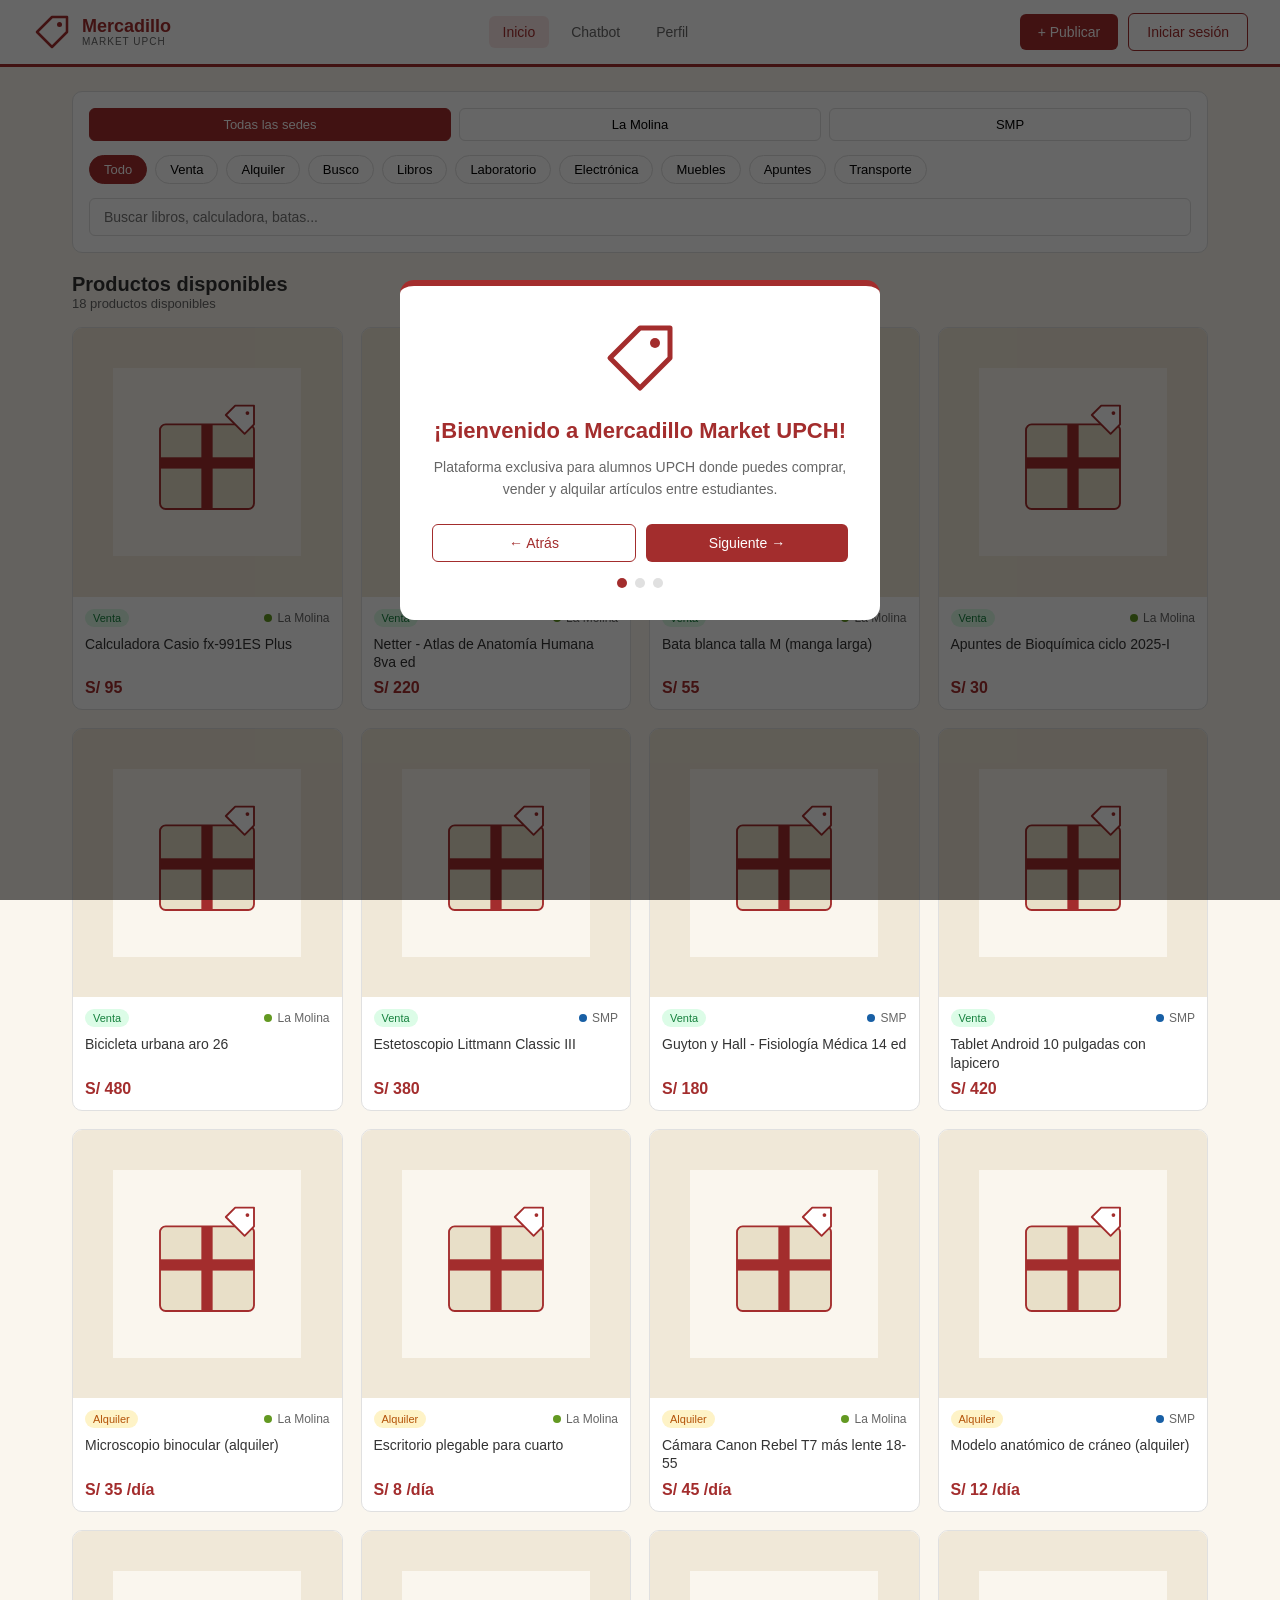
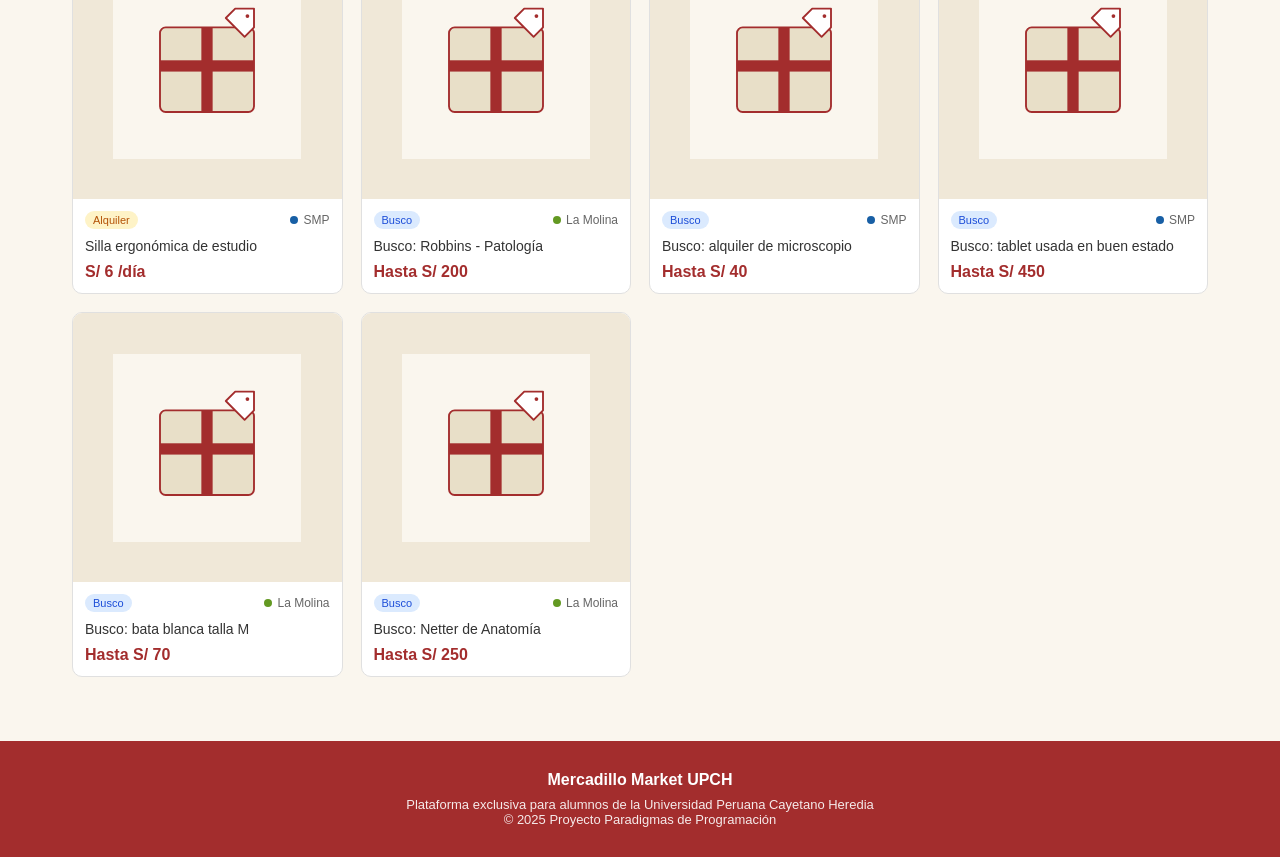
<file: index.html>
<!doctype html>
<html lang="es">
<head>
  <meta charset="UTF-8">
  <meta name="viewport" content="width=device-width, initial-scale=1">
  <title>Mercadillo Market UPCH</title>
  <link rel="stylesheet" href="css/styles.css">
</head>
<body>

  <!-- MODAL DE BIENVENIDA -->
  <div class="modal-fondo" id="modal-bienvenida">
    <div class="modal-bienvenida">
      <img src="images/logo.svg" alt="Logo Mercadillo">

      <!-- SLIDE 1 -->
      <div class="slide" id="slide-1">
        <h2>¡Bienvenido a Mercadillo Market UPCH!</h2>
        <p>
          Plataforma exclusiva para alumnos UPCH donde puedes comprar,
          vender y alquilar artículos entre estudiantes.
        </p>
      </div>

      <!-- SLIDE 2 -->
      <div class="slide" id="slide-2" style="display: none;">
        <h2>¿Cómo funciona?</h2>
        <p>
          Explora productos publicados por otros alumnos, filtra por sede
          y categoría, y contáctalos por WhatsApp para coordinar la entrega.
        </p>
      </div>

      <!-- SLIDE 3 -->
      <div class="slide" id="slide-3" style="display: none;">
        <h2>¡Empieza ahora!</h2>
        <p>
          Inicia sesión con tu correo @upch.pe y empieza a publicar o
          buscar lo que necesitas.
        </p>
      </div>

      <!-- BOTONES DEL MODAL -->
      <div class="modal-botones">
        <button class="boton boton-secundario" id="boton-atras" disabled>← Atrás</button>
        <button class="boton boton-principal" id="boton-siguiente">Siguiente →</button>
      </div>

      <!-- INDICADORES DE SLIDE -->
      <div class="indicadores">
        <div class="indicador activo" id="ind-1"></div>
        <div class="indicador" id="ind-2"></div>
        <div class="indicador" id="ind-3"></div>
      </div>
    </div>
  </div>

  <!-- CABECERA -->
  <header class="cabecera">
    <a href="index.html" class="logo">
      <img src="images/logo.svg" alt="Mercadillo Market">
      <div class="logo-texto">
        <span class="nombre">Mercadillo</span>
        <span class="sub">Market UPCH</span>
      </div>
    </a>

    <ul class="menu">
      <li><a href="index.html" class="activo">Inicio</a></li>
      <li><a href="chatbot.html">Chatbot</a></li>
      <li><a href="perfil.html">Perfil</a></li>
    </ul>

    <div class="cabecera-acciones">
      <a href="publicar.html" class="boton boton-principal">+ Publicar</a>
      <a href="login.html" class="boton boton-secundario" id="boton-sesion">Iniciar sesión</a>
    </div>
  </header>

  <!-- CONTENIDO PRINCIPAL -->
  <main class="contenedor">

    <!-- BARRA DE FILTROS -->
    <div class="barra-filtros">

      <!-- FILTRO POR SEDE -->
      <div class="filtro-sede">
        <button class="activo" data-sede="todas">Todas las sedes</button>
        <button data-sede="la_molina">La Molina</button>
        <button data-sede="smp">SMP</button>
      </div>

      <!-- FILTRO POR CATEGORÍA -->
      <div class="filtros-categoria">
        <button class="activo" data-categoria="todo">Todo</button>
        <button data-categoria="venta">Venta</button>
        <button data-categoria="alquiler">Alquiler</button>
        <button data-categoria="busco">Busco</button>
        <button data-categoria="libros">Libros</button>
        <button data-categoria="laboratorio">Laboratorio</button>
        <button data-categoria="electronica">Electrónica</button>
        <button data-categoria="muebles">Muebles</button>
        <button data-categoria="apuntes">Apuntes</button>
        <button data-categoria="transporte">Transporte</button>
      </div>

      <!-- BUSCADOR DE TEXTO -->
      <input type="text" class="buscador" id="buscador" placeholder="Buscar libros, calculadora, batas...">
    </div>

    <!-- TÍTULO DE SECCIÓN -->
    <div class="titulo-seccion">
      <div>
        <h2>Productos disponibles</h2>
        <p id="contador-productos">Cargando productos...</p>
      </div>
    </div>

    <!-- LISTA DE PRODUCTOS (se llena desde feed.js) -->
    <div class="grid-productos" id="lista-productos"></div>

  </main>

  <!-- PIE DE PÁGINA -->
  <footer class="pie-pagina">
    <h3>Mercadillo Market UPCH</h3>
    <p>Plataforma exclusiva para alumnos de la Universidad Peruana Cayetano Heredia</p>
    <p>&copy; 2025 Proyecto Paradigmas de Programación</p>
  </footer>

  <!-- SCRIPTS -->
  <script src="js/data.js"></script>
  <script src="js/comun.js"></script>
  <script src="js/feed.js"></script>

</body>
</html>
</file>
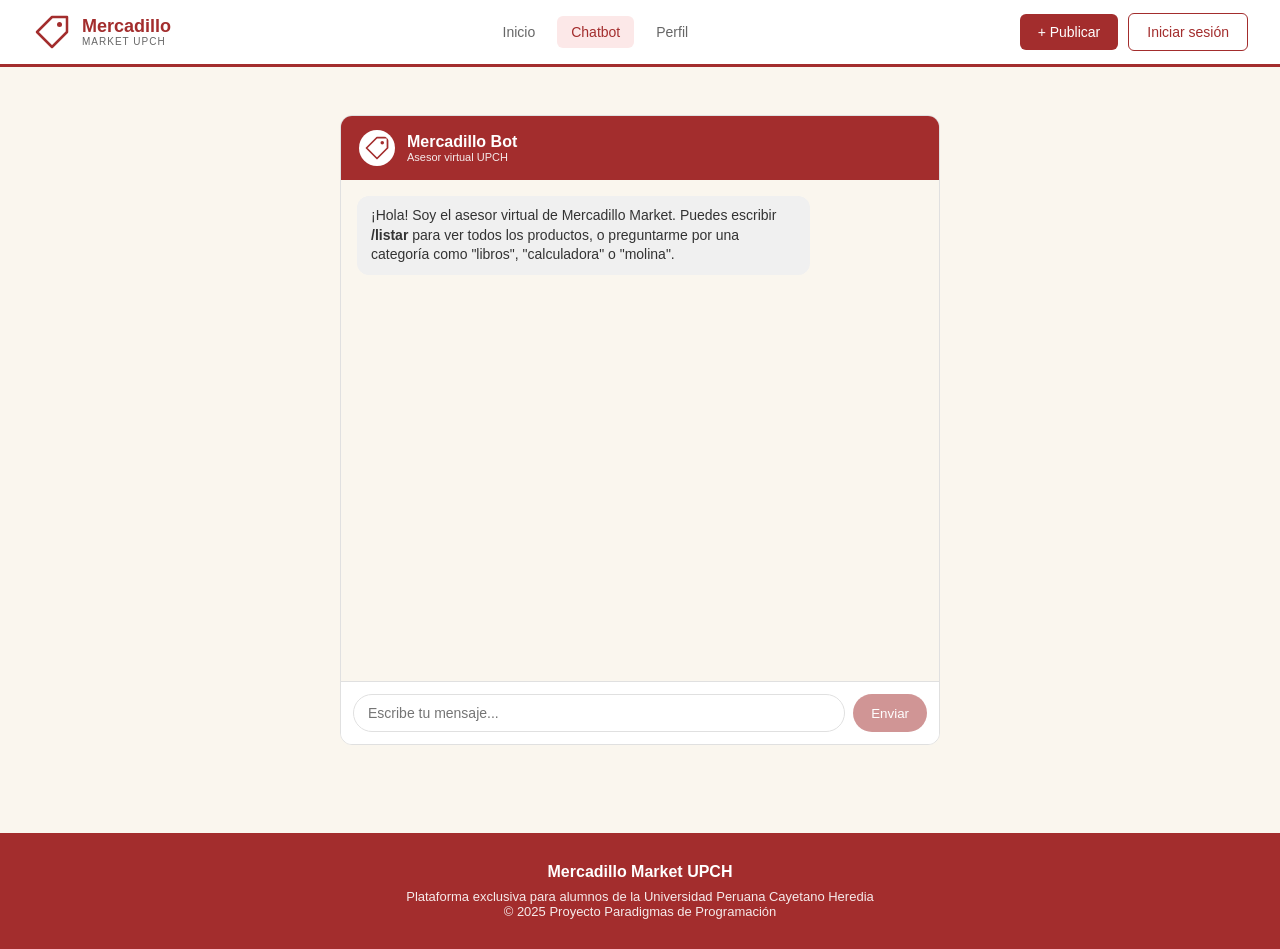
<file: chatbot.html>
<!doctype html>
<html lang="es">
<head>
  <meta charset="UTF-8">
  <meta name="viewport" content="width=device-width, initial-scale=1">
  <title>Chatbot - Mercadillo Market UPCH</title>
  <link rel="stylesheet" href="css/styles.css">
</head>
<body>

  <!-- CABECERA -->
  <header class="cabecera">
    <a href="index.html" class="logo">
      <img src="images/logo.svg" alt="Mercadillo Market">
      <div class="logo-texto">
        <span class="nombre">Mercadillo</span>
        <span class="sub">Market UPCH</span>
      </div>
    </a>

    <ul class="menu">
      <li><a href="index.html">Inicio</a></li>
      <li><a href="chatbot.html" class="activo">Chatbot</a></li>
      <li><a href="perfil.html">Perfil</a></li>
    </ul>

    <div class="cabecera-acciones">
      <a href="publicar.html" class="boton boton-principal">+ Publicar</a>
      <a href="login.html" class="boton boton-secundario" id="boton-sesion">Iniciar sesión</a>
    </div>
  </header>

  <!-- CONTENIDO PRINCIPAL -->
  <main class="contenedor">

    <!-- CONTENEDOR DEL CHAT -->
    <div class="contenedor-chat">

      <!-- CABECERA DEL CHAT -->
      <div class="chat-cabecera">
        <img src="images/logo.svg" alt="Logo bot">
        <div>
          <div class="titulo">Mercadillo Bot</div>
          <div class="subtitulo">Asesor virtual UPCH</div>
        </div>
      </div>

      <!-- ÁREA DE MENSAJES -->
      <div class="mensajes" id="cuerpo-chat">
        <div class="mensaje bot">
          ¡Hola! Soy el asesor virtual de Mercadillo Market. Puedes escribir
          <strong>/listar</strong> para ver todos los productos, o preguntarme por
          una categoría como "libros", "calculadora" o "molina".
        </div>
      </div>

      <!-- ENTRADA DE MENSAJE -->
      <div class="entrada">
        <input type="text" id="input-mensaje" placeholder="Escribe tu mensaje...">
        <button id="boton-enviar" disabled>Enviar</button>
      </div>

    </div>

  </main>

  <!-- PIE DE PÁGINA -->
  <footer class="pie-pagina">
    <h3>Mercadillo Market UPCH</h3>
    <p>Plataforma exclusiva para alumnos de la Universidad Peruana Cayetano Heredia</p>
    <p>&copy; 2025 Proyecto Paradigmas de Programación</p>
  </footer>

  <!-- SCRIPTS -->
  <script src="js/data.js"></script>
  <script src="js/comun.js"></script>
  <script src="js/chatbot.js"></script>

</body>
</html>
</file>
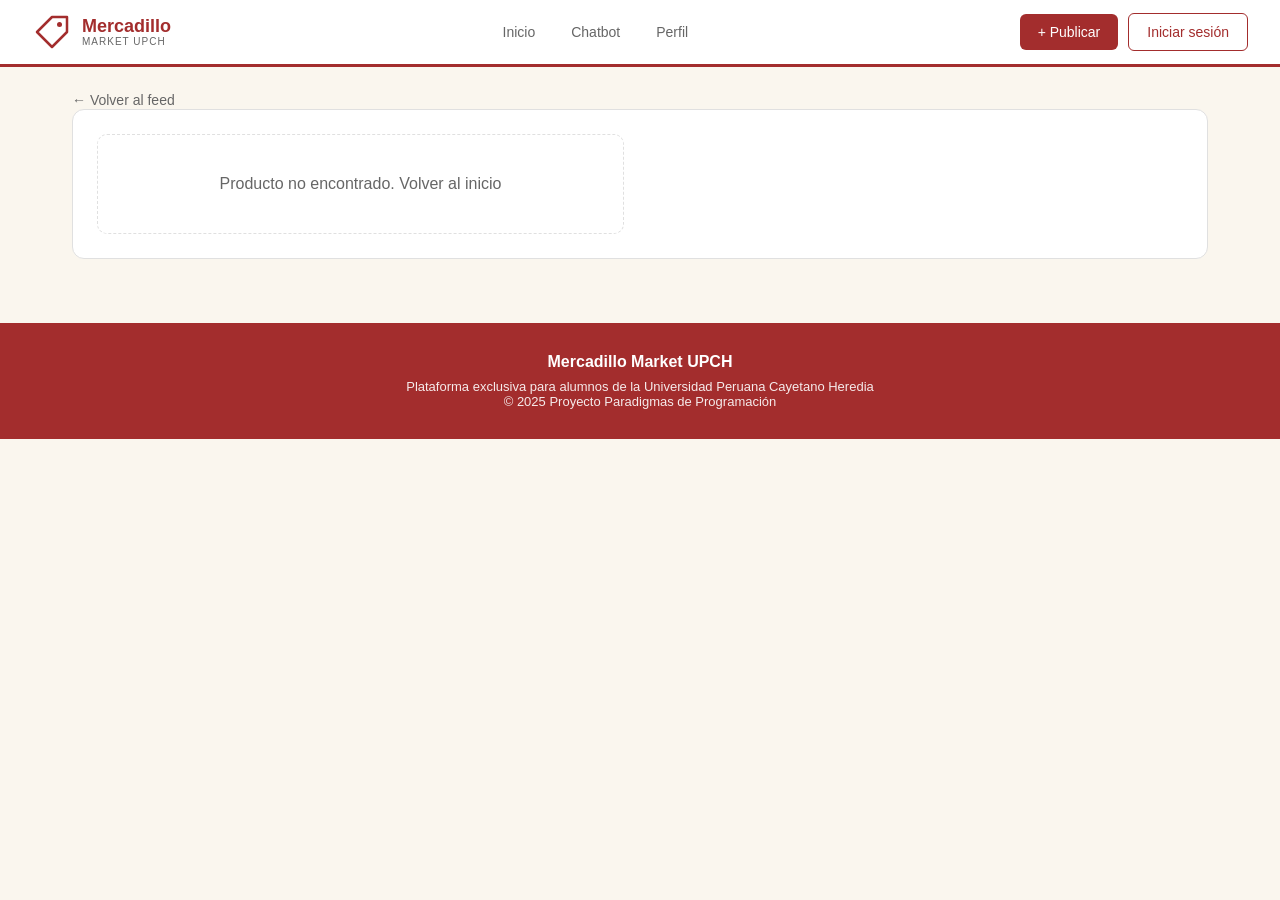
<file: detalle.html>
<!doctype html>
<html lang="es">
<head>
  <meta charset="UTF-8">
  <meta name="viewport" content="width=device-width, initial-scale=1">
  <title>Detalle del Producto - Mercadillo Market UPCH</title>
  <link rel="stylesheet" href="css/styles.css">
</head>
<body>

  <!-- CABECERA -->
  <header class="cabecera">
    <a href="index.html" class="logo">
      <img src="images/logo.svg" alt="Mercadillo Market">
      <div class="logo-texto">
        <span class="nombre">Mercadillo</span>
        <span class="sub">Market UPCH</span>
      </div>
    </a>

    <ul class="menu">
      <li><a href="index.html">Inicio</a></li>
      <li><a href="chatbot.html">Chatbot</a></li>
      <li><a href="perfil.html">Perfil</a></li>
    </ul>

    <div class="cabecera-acciones">
      <a href="publicar.html" class="boton boton-principal">+ Publicar</a>
      <a href="login.html" class="boton boton-secundario" id="boton-sesion">Iniciar sesión</a>
    </div>
  </header>

  <!-- CONTENIDO PRINCIPAL -->
  <main class="contenedor">

    <!-- BOTÓN DE VOLVER -->
    <a href="index.html" class="boton-volver">← Volver al feed</a>

    <!-- DETALLE DEL PRODUCTO -->
    <div class="detalle" id="contenido-detalle">

      <!-- IMAGEN DEL PRODUCTO -->
      <div class="detalle-galeria">
        <img src="images/producto.svg" alt="Producto">
      </div>

      <!-- INFORMACIÓN DEL PRODUCTO -->
      <div class="detalle-info">

        <!-- ETIQUETAS DE TIPO Y SEDE -->
        <div class="detalle-meta">
          <span class="etiqueta" id="producto-etiqueta">Venta</span>
          <span class="sede" id="producto-sede"></span>
        </div>

        <!-- TÍTULO -->
        <h1 id="producto-titulo">Cargando...</h1>

        <!-- PRECIO -->
        <div class="precio-grande" id="producto-precio"></div>

        <!-- DESCRIPCIÓN -->
        <p class="descripcion" id="producto-descripcion"></p>

        <!-- CONDICIÓN (solo si aplica) -->
        <p id="producto-condicion"></p>

        <!-- TARJETA DEL VENDEDOR -->
        <div class="detalle-vendedor">
          <div class="avatar" id="vendedor-avatar">--</div>
          <div class="info-vendedor">
            <div class="nombre-vendedor" id="vendedor-nombre">--</div>
            <div class="carrera-vendedor" id="vendedor-carrera">--</div>
          </div>
          <div id="vendedor-rating">--</div>
        </div>

        <!-- BOTÓN PARA CONTACTAR POR WHATSAPP -->
        <button class="boton boton-wa boton-grande" id="boton-whatsapp">
          Contactar por WhatsApp
        </button>

      </div>
    </div>

  </main>

  <!-- PIE DE PÁGINA -->
  <footer class="pie-pagina">
    <h3>Mercadillo Market UPCH</h3>
    <p>Plataforma exclusiva para alumnos de la Universidad Peruana Cayetano Heredia</p>
    <p>&copy; 2025 Proyecto Paradigmas de Programación</p>
  </footer>

  <!-- SCRIPTS -->
  <script src="js/data.js"></script>
  <script src="js/comun.js"></script>
  <script src="js/detalle.js"></script>

</body>
</html>
</file>
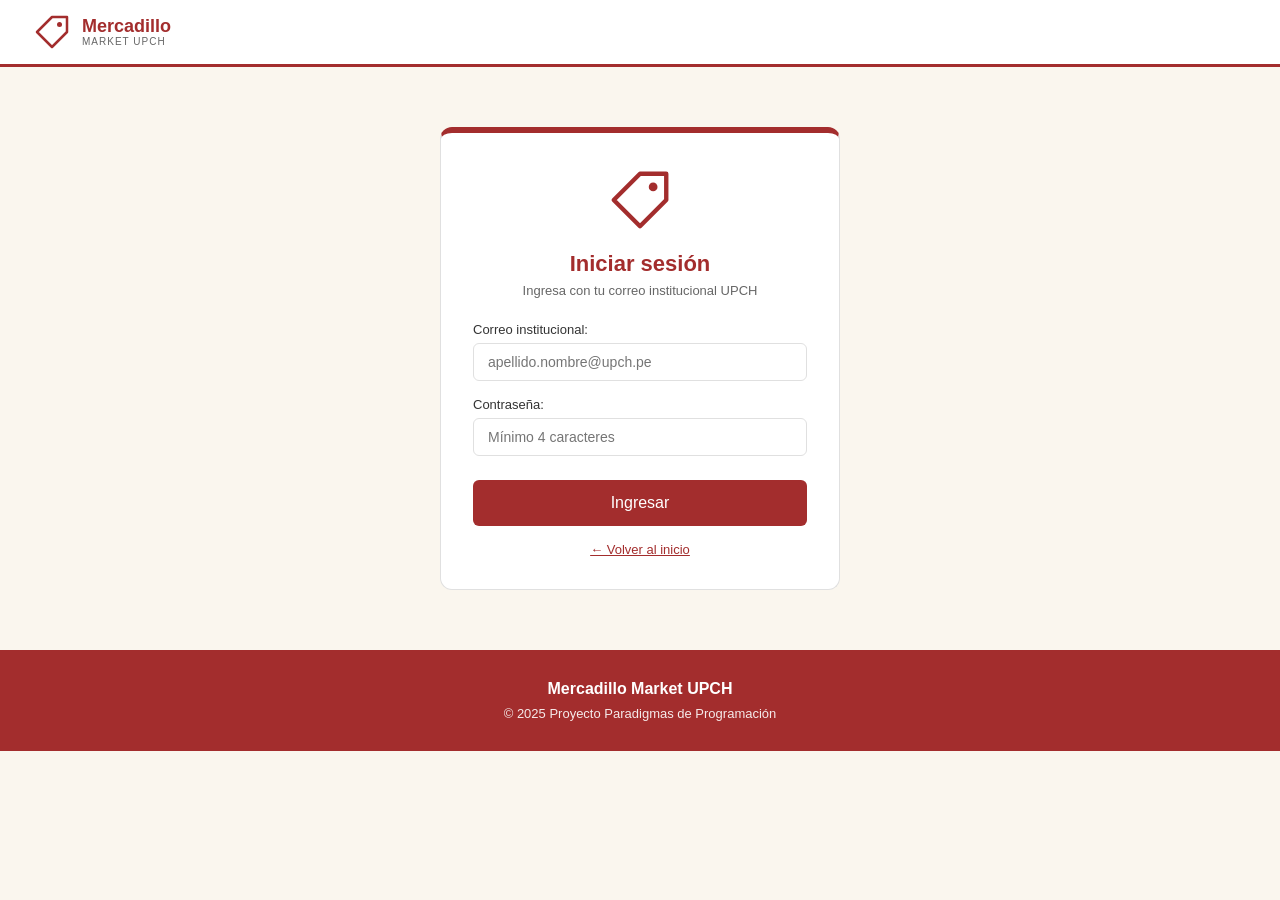
<file: login.html>
<!doctype html>
<html lang="es">
<head>
  <meta charset="UTF-8">
  <meta name="viewport" content="width=device-width, initial-scale=1">
  <title>Iniciar sesión - Mercadillo Market UPCH</title>
  <link rel="stylesheet" href="css/styles.css">
</head>
<body>

  <!-- CABECERA SIMPLE -->
  <header class="cabecera">
    <a href="index.html" class="logo">
      <img src="images/logo.svg" alt="Mercadillo Market">
      <div class="logo-texto">
        <span class="nombre">Mercadillo</span>
        <span class="sub">Market UPCH</span>
      </div>
    </a>
  </header>

  <!-- FORMULARIO DE LOGIN -->
  <main>
    <div class="contenedor-login">
      <img src="images/logo.svg" alt="Logo">
      <h1>Iniciar sesión</h1>
      <p class="sub">Ingresa con tu correo institucional UPCH</p>

      <form id="formulario-login">

        <!-- CORREO -->
        <div class="campo">
          <label for="correo">Correo institucional:</label>
          <input type="text" id="correo" placeholder="apellido.nombre@upch.pe">
        </div>

        <!-- CONTRASEÑA -->
        <div class="campo">
          <label for="contrasena">Contraseña:</label>
          <input type="password" id="contrasena" placeholder="Mínimo 4 caracteres">
        </div>

        <!-- BOTÓN DE INGRESAR -->
        <button type="submit" class="boton boton-principal boton-grande">Ingresar</button>

      </form>

      <a href="index.html" class="enlace">← Volver al inicio</a>
    </div>
  </main>

  <!-- PIE DE PÁGINA -->
  <footer class="pie-pagina">
    <h3>Mercadillo Market UPCH</h3>
    <p>&copy; 2025 Proyecto Paradigmas de Programación</p>
  </footer>

  <!-- SCRIPTS -->
  <script src="js/data.js"></script>
  <script src="js/comun.js"></script>
  <script src="js/login.js"></script>

</body>
</html>
</file>
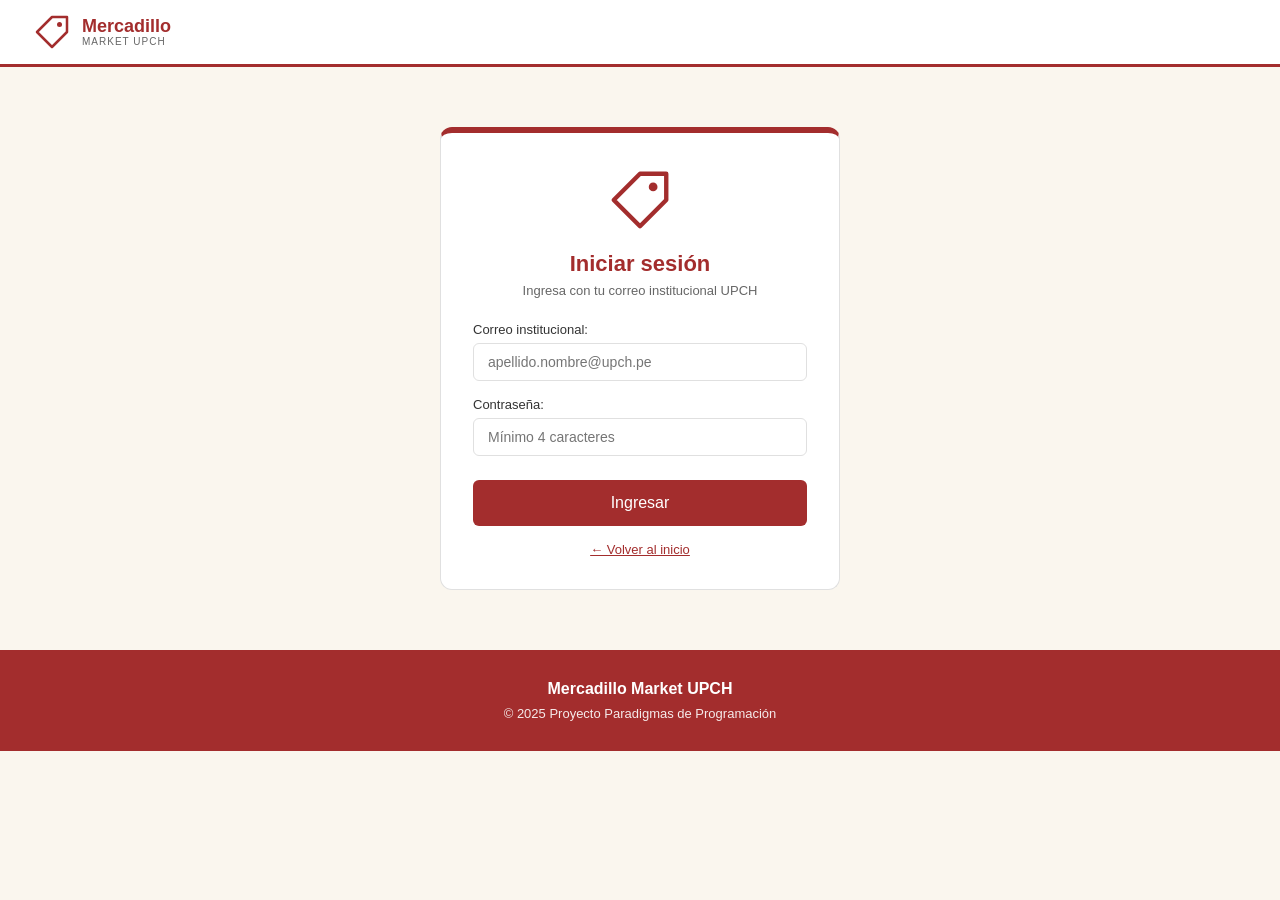
<file: perfil.html>
<!doctype html>
<html lang="es">
<head>
  <meta charset="UTF-8">
  <meta name="viewport" content="width=device-width, initial-scale=1">
  <title>Mi Perfil - Mercadillo Market UPCH</title>
  <link rel="stylesheet" href="css/styles.css">
</head>
<body>

  <!-- CABECERA -->
  <header class="cabecera">
    <a href="index.html" class="logo">
      <img src="images/logo.svg" alt="Mercadillo Market">
      <div class="logo-texto">
        <span class="nombre">Mercadillo</span>
        <span class="sub">Market UPCH</span>
      </div>
    </a>

    <ul class="menu">
      <li><a href="index.html">Inicio</a></li>
      <li><a href="chatbot.html">Chatbot</a></li>
      <li><a href="perfil.html" class="activo">Perfil</a></li>
    </ul>

    <div class="cabecera-acciones">
      <a href="publicar.html" class="boton boton-principal">+ Publicar</a>
      <a href="login.html" class="boton boton-secundario" id="boton-sesion">Iniciar sesión</a>
    </div>
  </header>

  <!-- CONTENIDO PRINCIPAL -->
  <main class="contenedor">

    <!-- INFORMACIÓN DEL USUARIO -->
    <div class="perfil-cabecera">
      <div class="avatar-grande" id="perfil-avatar">--</div>
      <div class="perfil-info">
        <h1 id="perfil-nombre">Cargando...</h1>
        <div class="meta" id="perfil-meta">--</div>
      </div>
      <button class="boton boton-secundario" id="boton-cerrar-sesion">Cerrar sesión</button>
    </div>

    <!-- ESTADÍSTICAS DEL USUARIO -->
    <div class="perfil-estadisticas">
      <div class="estadistica">
        <div class="valor" id="stat-publicaciones">0</div>
        <div class="nombre">Publicaciones</div>
      </div>
      <div class="estadistica">
        <div class="valor" id="stat-ventas">0</div>
        <div class="nombre">En venta</div>
      </div>
      <div class="estadistica">
        <div class="valor" id="stat-alquileres">0</div>
        <div class="nombre">En alquiler</div>
      </div>
      <div class="estadistica">
        <div class="valor" id="stat-buscos">0</div>
        <div class="nombre">Busco</div>
      </div>
    </div>

    <!-- LISTA DE MIS PUBLICACIONES -->
    <div class="mis-publicaciones">
      <h2>Mis publicaciones</h2>
      <div class="grid-productos" id="lista-publicaciones"></div>
    </div>

  </main>

  <!-- PIE DE PÁGINA -->
  <footer class="pie-pagina">
    <h3>Mercadillo Market UPCH</h3>
    <p>Plataforma exclusiva para alumnos de la Universidad Peruana Cayetano Heredia</p>
    <p>&copy; 2025 Proyecto Paradigmas de Programación</p>
  </footer>

  <!-- SCRIPTS -->
  <script src="js/data.js"></script>
  <script src="js/comun.js"></script>
  <script src="js/perfil.js"></script>

</body>
</html>
</file>
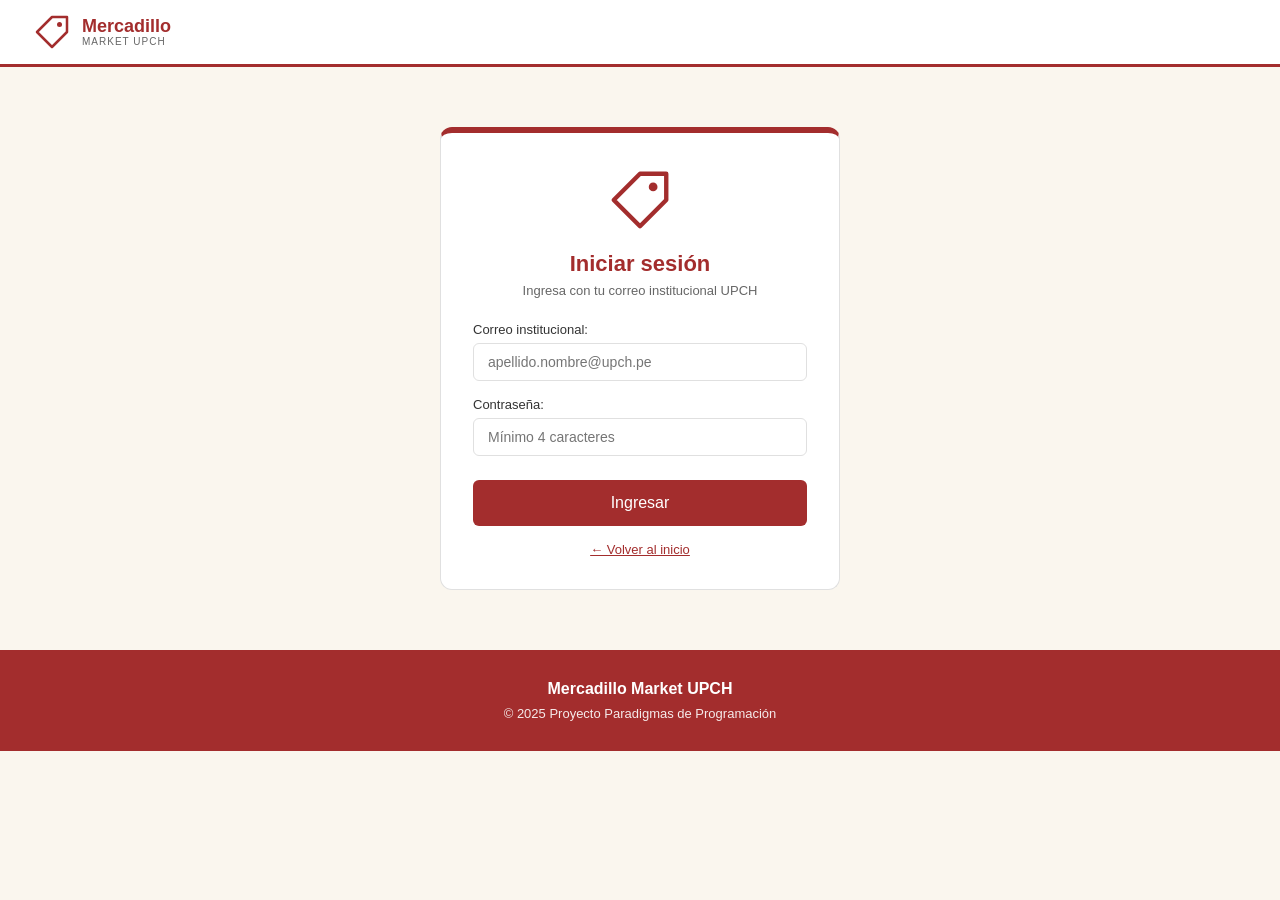
<file: publicar.html>
<!doctype html>
<html lang="es">
<head>
  <meta charset="UTF-8">
  <meta name="viewport" content="width=device-width, initial-scale=1">
  <title>Publicar - Mercadillo Market UPCH</title>
  <link rel="stylesheet" href="css/styles.css">
</head>
<body>

  <!-- CABECERA -->
  <header class="cabecera">
    <a href="index.html" class="logo">
      <img src="images/logo.svg" alt="Mercadillo Market">
      <div class="logo-texto">
        <span class="nombre">Mercadillo</span>
        <span class="sub">Market UPCH</span>
      </div>
    </a>

    <ul class="menu">
      <li><a href="index.html">Inicio</a></li>
      <li><a href="chatbot.html">Chatbot</a></li>
      <li><a href="perfil.html">Perfil</a></li>
    </ul>

    <div class="cabecera-acciones">
      <a href="publicar.html" class="boton boton-principal">+ Publicar</a>
      <a href="login.html" class="boton boton-secundario" id="boton-sesion">Iniciar sesión</a>
    </div>
  </header>

  <!-- CONTENIDO PRINCIPAL -->
  <main class="contenedor">

    <!-- FORMULARIO DE PUBLICAR -->
    <form class="formulario" id="formulario-publicar">
      <h2>Publicar nuevo producto</h2>

      <!-- TIPO DE PUBLICACIÓN -->
      <div class="campo">
        <label>Tipo de publicación:</label>
        <div class="campo-radio">
          <label><input type="radio" name="tipo" value="venta" checked> Venta</label>
          <label><input type="radio" name="tipo" value="alquiler"> Alquiler</label>
          <label><input type="radio" name="tipo" value="busco"> Busco</label>
        </div>
      </div>

      <!-- TÍTULO -->
      <div class="campo">
        <label for="titulo">Título:</label>
        <input type="text" id="titulo" placeholder="Ej: Calculadora Casio fx-991ES Plus">
      </div>

      <!-- DESCRIPCIÓN -->
      <div class="campo">
        <label for="descripcion">Descripción:</label>
        <textarea id="descripcion" placeholder="Describe el producto: estado, lo que incluye, detalles relevantes..."></textarea>
      </div>

      <!-- CATEGORÍA Y PRECIO -->
      <div class="campo-doble">
        <div class="campo">
          <label for="categoria">Categoría:</label>
          <select id="categoria">
            <option value="libros">Libros</option>
            <option value="laboratorio">Laboratorio</option>
            <option value="electronica">Electrónica</option>
            <option value="muebles">Muebles</option>
            <option value="apuntes">Apuntes</option>
            <option value="transporte">Transporte</option>
          </select>
        </div>

        <div class="campo">
          <label for="precio" id="label-precio">Precio (S/):</label>
          <input type="number" id="precio" placeholder="0" min="0">
        </div>
      </div>

      <!-- SEDE -->
      <div class="campo">
        <label>Sede de entrega:</label>
        <div class="campo-radio">
          <label><input type="radio" name="sede" value="la_molina" checked> La Molina</label>
          <label><input type="radio" name="sede" value="smp"> SMP</label>
        </div>
      </div>

      <!-- CONDICIÓN (solo para venta) -->
      <div class="campo" id="campo-condicion">
        <label for="condicion">Condición:</label>
        <select id="condicion">
          <option value="Nuevo">Nuevo</option>
          <option value="Casi nueva">Casi nueva</option>
          <option value="Usado" selected>Usado</option>
        </select>
      </div>

      <!-- BOTÓN DE PUBLICAR -->
      <button type="submit" class="boton boton-principal boton-grande">Publicar producto</button>
    </form>

  </main>

  <!-- PIE DE PÁGINA -->
  <footer class="pie-pagina">
    <h3>Mercadillo Market UPCH</h3>
    <p>Plataforma exclusiva para alumnos de la Universidad Peruana Cayetano Heredia</p>
    <p>&copy; 2025 Proyecto Paradigmas de Programación</p>
  </footer>

  <!-- SCRIPTS -->
  <script src="js/data.js"></script>
  <script src="js/comun.js"></script>
  <script src="js/publicar.js"></script>

</body>
</html>
</file>
<file: css/styles.css>
/* MERCADILLO MARKET UPCH - HOJA DE ESTILOS */

/* COLORES Y VALORES GENERALES */
:root {
  --granate: #A32D2D;
  --granate-suave: #FCE8E8;
  --crema: #FAF6EE;
  --beige: #F0E8D8;
  --verde: #7BA987;
  --verde-wa: #25D366;
  --azul-usuario: #D6E4FF;
  --gris-bot: #F0F0F0;
  --gris-borde: #E0E0E0;
  --gris-texto: #666;
  --texto: #333;
  --venta: #DCFCE7;
  --venta-texto: #15803D;
  --alquiler: #FEF3C7;
  --alquiler-texto: #B45309;
  --busco: #DBEAFE;
  --busco-texto: #1D4ED8;
}

/* ESTILOS GLOBALES */
* {
  box-sizing: border-box;
  margin: 0;
  padding: 0;
}

body {
  font-family: 'Segoe UI', sans-serif;
  background-color: var(--crema);
  color: var(--texto);
  min-height: 100vh;
}

a {
  text-decoration: none;
  color: inherit;
}

/* CABECERA Y MENÚ */
.cabecera {
  background-color: white;
  padding: 12px 32px;
  border-bottom: 3px solid var(--granate);
  display: flex;
  align-items: center;
  justify-content: space-between;
  position: sticky;
  top: 0;
  z-index: 50;
}

.logo {
  display: flex;
  align-items: center;
  gap: 10px;
}

.logo img {
  width: 40px;
  height: 40px;
}

.logo-texto {
  display: flex;
  flex-direction: column;
  line-height: 1.1;
}

.logo-texto .nombre {
  color: var(--granate);
  font-size: 18px;
  font-weight: bold;
}

.logo-texto .sub {
  color: var(--gris-texto);
  font-size: 10px;
  letter-spacing: 1px;
  text-transform: uppercase;
}

.menu {
  display: flex;
  list-style: none;
  gap: 8px;
  align-items: center;
}

.menu a {
  padding: 8px 14px;
  border-radius: 6px;
  font-size: 14px;
  color: var(--gris-texto);
  font-weight: 500;
}

.menu a:hover {
  background-color: var(--granate-suave);
  color: var(--granate);
}

.menu a.activo {
  color: var(--granate);
  background-color: var(--granate-suave);
}

.cabecera-acciones {
  display: flex;
  gap: 10px;
  align-items: center;
}

/* BOTONES */
.boton {
  padding: 10px 18px;
  border: none;
  border-radius: 6px;
  font-size: 14px;
  font-weight: 500;
  cursor: pointer;
  font-family: inherit;
}

.boton-principal {
  background-color: var(--granate);
  color: white;
}

.boton-principal:hover {
  background-color: #8b2424;
}

.boton-secundario {
  background-color: white;
  color: var(--granate);
  border: 1px solid var(--granate);
}

.boton-secundario:hover {
  background-color: var(--granate-suave);
}

.boton-wa {
  background-color: var(--verde-wa);
  color: white;
  display: inline-flex;
  align-items: center;
  gap: 8px;
}

.boton-wa:hover {
  background-color: #1ea952;
}

.boton-grande {
  padding: 14px 22px;
  font-size: 16px;
  width: 100%;
}

/* CONTENEDOR PRINCIPAL */
.contenedor {
  max-width: 1200px;
  margin: 0 auto;
  padding: 24px 32px;
}

/* MODAL DE BIENVENIDA */
.modal-fondo {
  position: fixed;
  inset: 0;
  background-color: rgba(0, 0, 0, 0.6);
  display: flex;
  align-items: center;
  justify-content: center;
  z-index: 100;
  padding: 20px;
}

.modal-fondo.oculto {
  display: none;
}

.modal-bienvenida {
  background-color: white;
  border-radius: 14px;
  width: 100%;
  max-width: 480px;
  padding: 32px;
  text-align: center;
  border-top: 6px solid var(--granate);
}

.modal-bienvenida img {
  width: 80px;
  height: 80px;
  margin-bottom: 16px;
}

.modal-bienvenida h2 {
  color: var(--granate);
  font-size: 22px;
  margin-bottom: 12px;
}

.modal-bienvenida p {
  color: var(--gris-texto);
  font-size: 14px;
  line-height: 1.6;
  margin-bottom: 24px;
}

.modal-botones {
  display: flex;
  justify-content: space-between;
  gap: 10px;
  margin-bottom: 16px;
}

.modal-botones .boton {
  flex: 1;
}

.indicadores {
  display: flex;
  justify-content: center;
  gap: 8px;
}

.indicador {
  width: 10px;
  height: 10px;
  border-radius: 50%;
  background-color: var(--gris-borde);
}

.indicador.activo {
  background-color: var(--granate);
}

/* BARRA DE FILTROS */
.barra-filtros {
  background-color: white;
  padding: 16px;
  border-radius: 10px;
  margin-bottom: 20px;
  border: 1px solid var(--gris-borde);
}

.filtro-sede {
  display: flex;
  gap: 8px;
  margin-bottom: 14px;
}

.filtro-sede button {
  flex: 1;
  padding: 8px 14px;
  border: 1px solid var(--gris-borde);
  background-color: white;
  border-radius: 6px;
  font-size: 13px;
  cursor: pointer;
  font-family: inherit;
}

.filtro-sede button.activo {
  background-color: var(--granate);
  color: white;
  border-color: var(--granate);
}

.filtros-categoria {
  display: flex;
  gap: 8px;
  flex-wrap: wrap;
  margin-bottom: 14px;
}

.filtros-categoria button {
  padding: 6px 14px;
  border: 1px solid var(--gris-borde);
  background-color: white;
  border-radius: 20px;
  font-size: 13px;
  cursor: pointer;
  font-family: inherit;
}

.filtros-categoria button.activo {
  background-color: var(--granate);
  color: white;
  border-color: var(--granate);
}

.buscador {
  width: 100%;
  padding: 10px 14px;
  border: 1px solid var(--gris-borde);
  border-radius: 6px;
  font-size: 14px;
  font-family: inherit;
  outline: none;
}

.buscador:focus {
  border-color: var(--granate);
}

/* GRID DE PRODUCTOS */
.grid-productos {
  display: grid;
  grid-template-columns: repeat(4, 1fr);
  gap: 18px;
}

.producto {
  background-color: white;
  border: 1px solid var(--gris-borde);
  border-radius: 10px;
  overflow: hidden;
  cursor: pointer;
  display: flex;
  flex-direction: column;
}

.producto:hover {
  border-color: var(--granate);
  box-shadow: 0 4px 12px rgba(163, 45, 45, 0.12);
}

.producto-imagen {
  width: 100%;
  aspect-ratio: 1;
  background-color: var(--beige);
  display: flex;
  align-items: center;
  justify-content: center;
}

.producto-imagen img {
  width: 70%;
  height: 70%;
  object-fit: contain;
}

.producto-info {
  padding: 12px;
  display: flex;
  flex-direction: column;
  gap: 8px;
  flex: 1;
}

.producto-cabecera {
  display: flex;
  justify-content: space-between;
  align-items: center;
}

.producto-titulo {
  font-size: 14px;
  font-weight: 500;
  color: var(--texto);
  line-height: 1.3;
  flex: 1;
}

.producto-precio {
  font-size: 16px;
  font-weight: bold;
  color: var(--granate);
  margin-top: auto;
}

/* ETIQUETAS DE TIPO */
.etiqueta {
  display: inline-block;
  padding: 3px 8px;
  border-radius: 12px;
  font-size: 11px;
  font-weight: 500;
}

.etiqueta-venta {
  background-color: var(--venta);
  color: var(--venta-texto);
}

.etiqueta-alquiler {
  background-color: var(--alquiler);
  color: var(--alquiler-texto);
}

.etiqueta-busco {
  background-color: var(--busco);
  color: var(--busco-texto);
}

/* INDICADOR DE SEDE */
.sede {
  display: inline-flex;
  align-items: center;
  gap: 5px;
  font-size: 12px;
  color: var(--gris-texto);
}

.sede .punto {
  width: 8px;
  height: 8px;
  border-radius: 50%;
}

.sede.la-molina .punto {
  background-color: #639922;
}

.sede.smp .punto {
  background-color: #185FA5;
}

/* TÍTULO DE SECCIÓN */
.titulo-seccion {
  display: flex;
  justify-content: space-between;
  align-items: center;
  margin-bottom: 16px;
}

.titulo-seccion h2 {
  font-size: 20px;
  color: var(--texto);
}

.titulo-seccion p {
  font-size: 13px;
  color: var(--gris-texto);
}

/* PÁGINA DETALLE DEL PRODUCTO */
.detalle {
  display: grid;
  grid-template-columns: 1fr 1fr;
  gap: 32px;
  background-color: white;
  padding: 24px;
  border-radius: 12px;
  border: 1px solid var(--gris-borde);
}

.detalle-galeria {
  background-color: var(--beige);
  border-radius: 10px;
  aspect-ratio: 1;
  display: flex;
  align-items: center;
  justify-content: center;
}

.detalle-galeria img {
  width: 60%;
  height: 60%;
  object-fit: contain;
}

.detalle-info h1 {
  font-size: 24px;
  margin-bottom: 12px;
  color: var(--texto);
}

.detalle-info .precio-grande {
  font-size: 32px;
  font-weight: bold;
  color: var(--granate);
  margin: 16px 0;
}

.detalle-info .descripcion {
  font-size: 14px;
  line-height: 1.6;
  color: var(--gris-texto);
  margin: 16px 0;
}

.detalle-meta {
  display: flex;
  gap: 10px;
  align-items: center;
  margin-bottom: 12px;
}

.detalle-vendedor {
  display: flex;
  align-items: center;
  gap: 12px;
  padding: 14px;
  background-color: var(--crema);
  border-radius: 10px;
  margin: 20px 0;
}

.detalle-vendedor .avatar {
  width: 44px;
  height: 44px;
  border-radius: 50%;
  background-color: var(--granate);
  color: white;
  display: flex;
  align-items: center;
  justify-content: center;
  font-weight: bold;
}

.detalle-vendedor .info-vendedor {
  flex: 1;
}

.detalle-vendedor .nombre-vendedor {
  font-size: 14px;
  font-weight: 500;
}

.detalle-vendedor .carrera-vendedor {
  font-size: 12px;
  color: var(--gris-texto);
}

.boton-volver {
  background: none;
  border: none;
  color: var(--gris-texto);
  font-size: 14px;
  cursor: pointer;
  margin-bottom: 16px;
  font-family: inherit;
}

.boton-volver:hover {
  color: var(--granate);
}

/* FORMULARIO DE PUBLICAR */
.formulario {
  background-color: white;
  padding: 24px;
  border-radius: 12px;
  border: 1px solid var(--gris-borde);
  max-width: 600px;
  margin: 0 auto;
}

.formulario h2 {
  color: var(--granate);
  margin-bottom: 20px;
  font-size: 22px;
}

.campo {
  margin-bottom: 16px;
}

.campo label {
  display: block;
  margin-bottom: 6px;
  font-size: 13px;
  font-weight: 500;
  color: var(--texto);
}

.campo input,
.campo select,
.campo textarea {
  width: 100%;
  padding: 10px 14px;
  border: 1px solid var(--gris-borde);
  border-radius: 6px;
  font-size: 14px;
  font-family: inherit;
  outline: none;
}

.campo textarea {
  resize: vertical;
  min-height: 80px;
}

.campo input:focus,
.campo select:focus,
.campo textarea:focus {
  border-color: var(--granate);
}

.campo-doble {
  display: grid;
  grid-template-columns: 1fr 1fr;
  gap: 12px;
}

.campo-radio {
  display: flex;
  gap: 12px;
  margin-bottom: 16px;
}

.campo-radio label {
  display: flex;
  align-items: center;
  gap: 6px;
  cursor: pointer;
  padding: 10px 16px;
  border: 1px solid var(--gris-borde);
  border-radius: 6px;
  flex: 1;
  justify-content: center;
}

.campo-radio input[type="radio"] {
  width: auto;
}

/* CHATBOT */
.contenedor-chat {
  max-width: 600px;
  margin: 24px auto;
  background-color: white;
  border-radius: 12px;
  border: 1px solid var(--gris-borde);
  overflow: hidden;
  display: flex;
  flex-direction: column;
  height: 70vh;
}

.chat-cabecera {
  background-color: var(--granate);
  color: white;
  padding: 14px 18px;
  display: flex;
  align-items: center;
  gap: 12px;
}

.chat-cabecera img {
  width: 36px;
  height: 36px;
  background-color: white;
  border-radius: 50%;
  padding: 4px;
}

.chat-cabecera .titulo {
  font-size: 16px;
  font-weight: bold;
}

.chat-cabecera .subtitulo {
  font-size: 11px;
  opacity: 0.9;
}

.mensajes {
  flex: 1;
  padding: 16px;
  overflow-y: auto;
  display: flex;
  flex-direction: column;
  gap: 12px;
  background-color: var(--crema);
}

.mensaje {
  padding: 10px 14px;
  border-radius: 12px;
  max-width: 80%;
  font-size: 14px;
  line-height: 1.4;
  word-break: break-word;
}

.mensaje.bot {
  align-self: flex-start;
  background-color: var(--gris-bot);
  color: var(--texto);
}

.mensaje.usuario {
  align-self: flex-end;
  background-color: var(--azul-usuario);
  color: var(--texto);
}

.mensaje img {
  max-width: 50px;
  vertical-align: middle;
  margin-right: 6px;
}

.entrada {
  display: flex;
  padding: 12px;
  background-color: white;
  border-top: 1px solid var(--gris-borde);
  gap: 8px;
}

.entrada input {
  flex: 1;
  padding: 10px 14px;
  border: 1px solid var(--gris-borde);
  border-radius: 20px;
  outline: none;
  font-size: 14px;
  font-family: inherit;
}

.entrada button {
  padding: 10px 18px;
  background-color: var(--granate);
  color: white;
  border: none;
  border-radius: 20px;
  cursor: pointer;
  font-family: inherit;
  font-weight: 500;
}

.entrada button:disabled {
  opacity: 0.5;
  cursor: not-allowed;
}

/* PERFIL */
.perfil-cabecera {
  background-color: white;
  padding: 24px;
  border-radius: 12px;
  border: 1px solid var(--gris-borde);
  display: flex;
  align-items: center;
  gap: 18px;
  margin-bottom: 20px;
}

.perfil-info {
  flex: 1;
}

.perfil-cabecera .avatar-grande {
  width: 72px;
  height: 72px;
  border-radius: 50%;
  background-color: var(--granate);
  color: white;
  display: flex;
  align-items: center;
  justify-content: center;
  font-size: 26px;
  font-weight: bold;
}

.perfil-cabecera h1 {
  font-size: 22px;
  margin-bottom: 4px;
}

.perfil-cabecera .meta {
  font-size: 13px;
  color: var(--gris-texto);
}

.perfil-estadisticas {
  display: grid;
  grid-template-columns: repeat(4, 1fr);
  gap: 12px;
  margin-bottom: 24px;
}

.estadistica {
  background-color: white;
  padding: 16px;
  border-radius: 10px;
  border: 1px solid var(--gris-borde);
  text-align: center;
}

.estadistica .valor {
  font-size: 24px;
  font-weight: bold;
  color: var(--granate);
}

.estadistica .nombre {
  font-size: 12px;
  color: var(--gris-texto);
  margin-top: 4px;
}

.mis-publicaciones h2 {
  font-size: 18px;
  margin-bottom: 14px;
  color: var(--texto);
}

/* LOGIN */
.contenedor-login {
  max-width: 400px;
  margin: 60px auto;
  background-color: white;
  padding: 32px;
  border-radius: 12px;
  border: 1px solid var(--gris-borde);
  text-align: center;
  border-top: 6px solid var(--granate);
}

.contenedor-login img {
  width: 70px;
  height: 70px;
  margin-bottom: 12px;
}

.contenedor-login h1 {
  color: var(--granate);
  font-size: 22px;
  margin-bottom: 6px;
}

.contenedor-login p.sub {
  color: var(--gris-texto);
  font-size: 13px;
  margin-bottom: 24px;
}

.contenedor-login .campo {
  text-align: left;
}

.contenedor-login .boton-grande {
  margin-top: 8px;
}

.enlace {
  display: block;
  margin-top: 16px;
  font-size: 13px;
  color: var(--granate);
  text-decoration: underline;
}

/* PIE DE PÁGINA */
.pie-pagina {
  background-color: var(--granate);
  color: white;
  padding: 30px 32px;
  margin-top: 40px;
  text-align: center;
}

.pie-pagina h3 {
  font-size: 16px;
  margin-bottom: 8px;
}

.pie-pagina p {
  font-size: 13px;
  opacity: 0.9;
}

/* MENSAJE VACÍO */
.mensaje-vacio {
  text-align: center;
  padding: 40px 20px;
  background-color: white;
  border: 1px dashed var(--gris-borde);
  border-radius: 10px;
  color: var(--gris-texto);
}

/* RESPONSIVE */
@media (max-width: 800px) {
  .grid-productos {
    grid-template-columns: repeat(2, 1fr);
  }
  .detalle {
    grid-template-columns: 1fr;
  }
  .campo-doble {
    grid-template-columns: 1fr;
  }
  .perfil-estadisticas {
    grid-template-columns: repeat(2, 1fr);
  }
  .menu {
    display: none;
  }
  .cabecera {
    padding: 12px 16px;
  }
  .contenedor {
    padding: 16px;
  }
}
</file>
